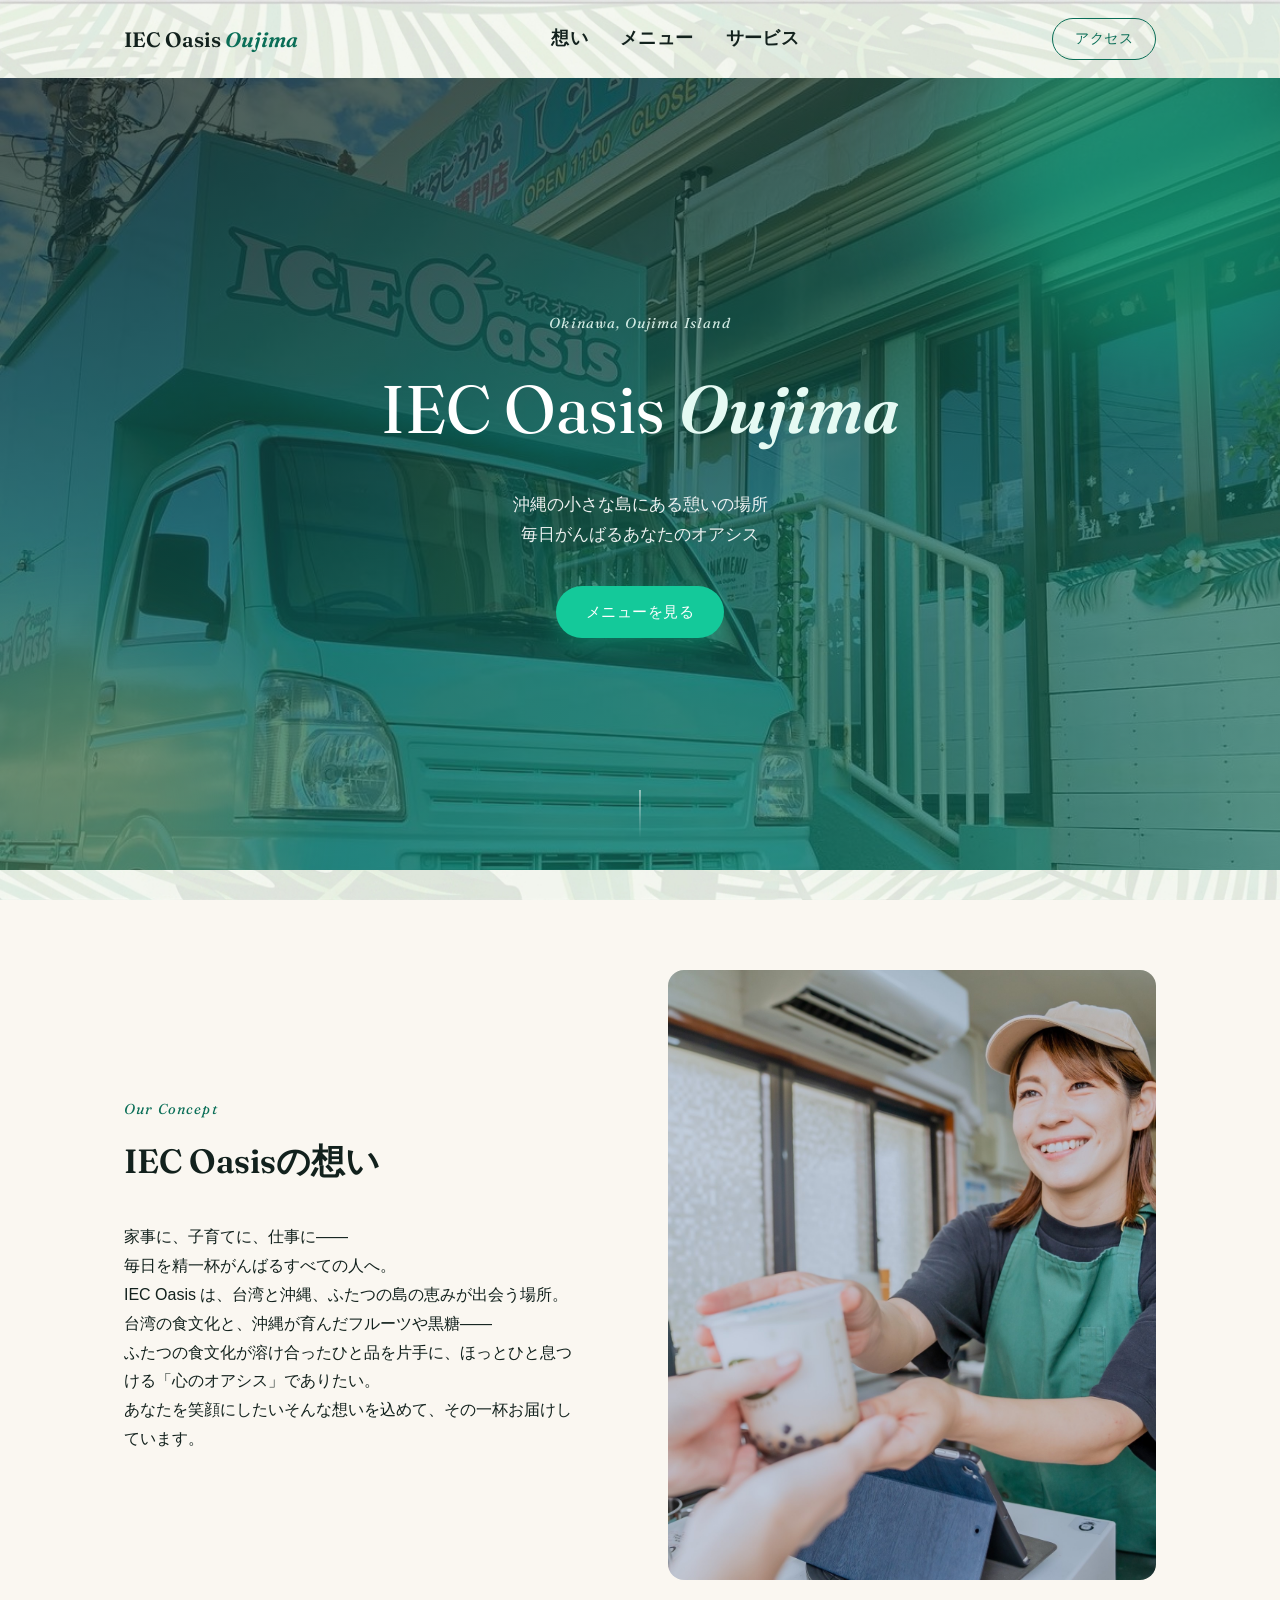
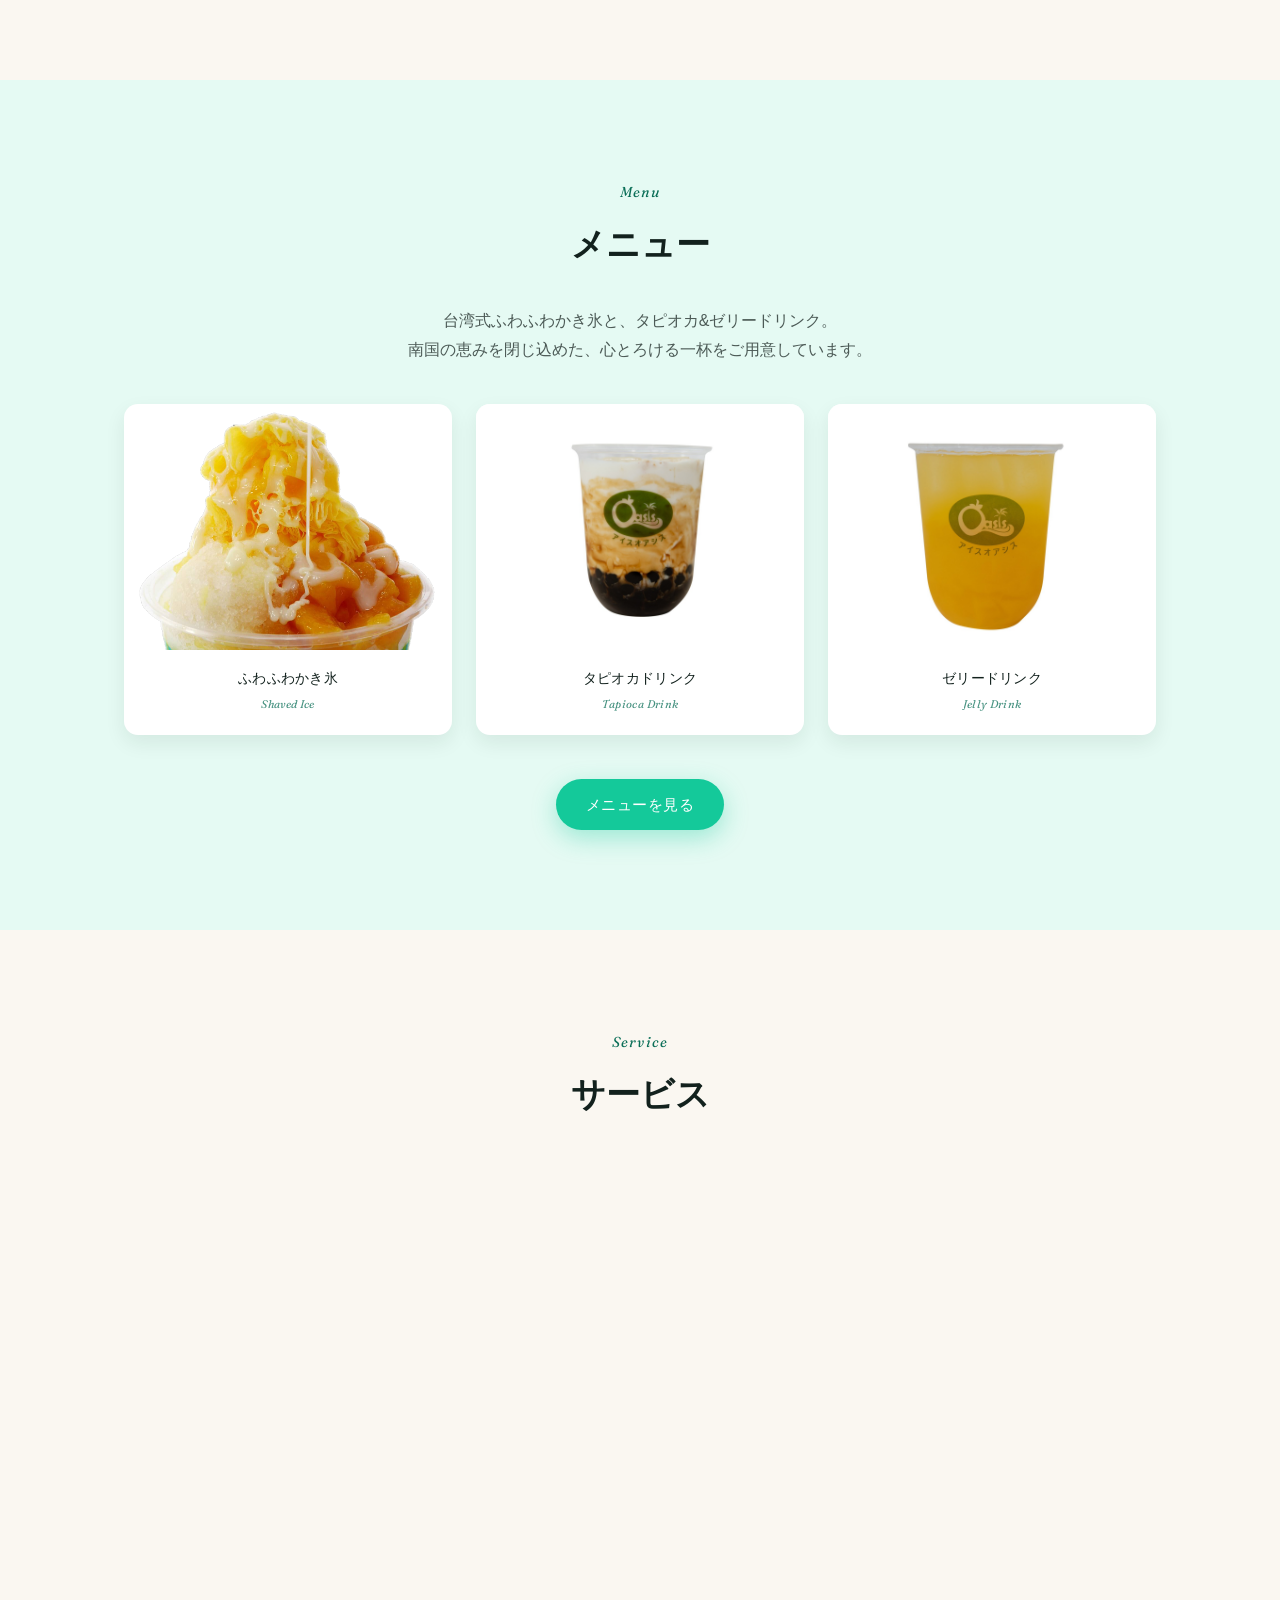
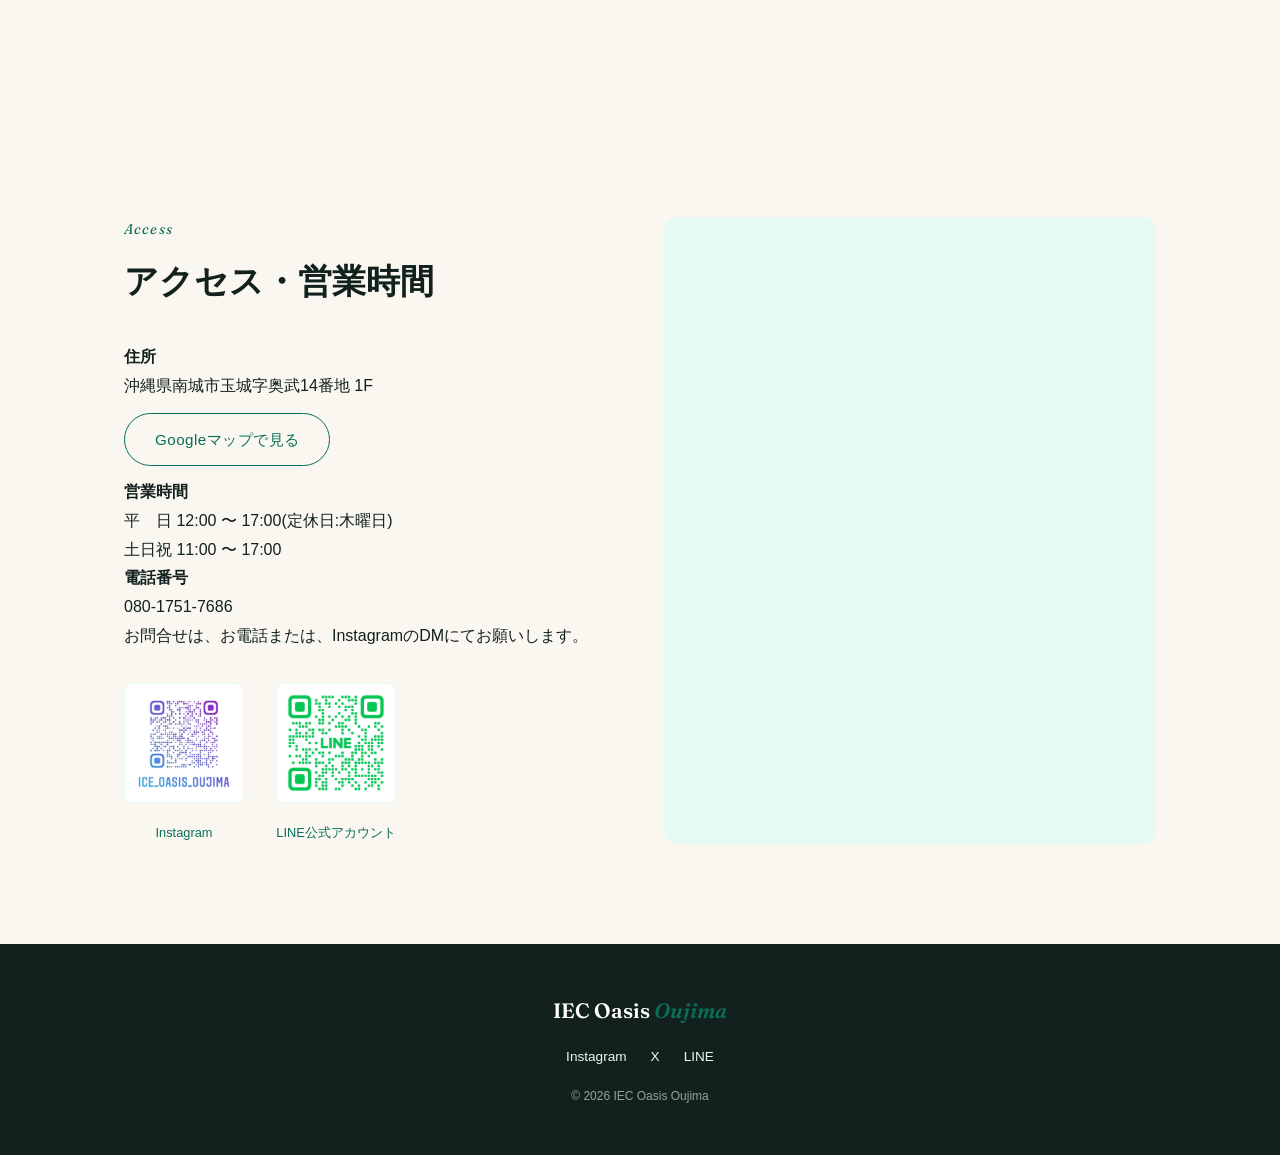
<file: index.html>
<!DOCTYPE html>
<html lang="ja">
<head>
<meta charset="UTF-8">
<meta name="viewport" content="width=device-width, initial-scale=1.0">
<meta name="description" content="沖縄・奥武島の海をイメージした、台湾と沖縄の恵みが出会うタピオカ&ゼリードリンク&台湾ふわふわかき氷の専門店 IEC Oasis Oujima。家事に子育てに仕事に、がんばる毎日を過ごすあなたと家族の「心のオアシス」です。">
<title>IEC Oasis Oujima | Emerald Island Drinks</title>
<link rel="preconnect" href="https://fonts.googleapis.com">
<link rel="preconnect" href="https://fonts.gstatic.com" crossorigin>
<link href="https://fonts.googleapis.com/css2?family=Fraunces:ital,wght@0,400;0,600;1,500&display=swap" rel="stylesheet">
<link rel="stylesheet" href="css/style.css">
</head>
<body>

<header class="site-header" id="siteHeader">
  <div class="container header-inner">
    <a class="logo" href="#">IEC Oasis <em>Oujima</em></a>
    <button class="nav-toggle" id="navToggle" type="button" aria-label="メニューを開く" aria-expanded="false" aria-controls="siteNav">
      <span></span><span></span><span></span>
    </button>
    <nav id="siteNav">
      <ul>
        <li><a href="#concept">想い</a></li>
        <li><a href="menu.html">メニュー</a></li>
        <li><a href="service.html">サービス</a></li>
        <li class="nav-cta-item"><a class="btn btn-solid" href="#access">アクセス</a></li>
      </ul>
    </nav>
    <a class="btn btn-outline nav-cta" href="#access">アクセス</a>
  </div>
</header>

<section class="hero">
  <div class="hero-slider" id="heroSlider" aria-hidden="true">
    <div class="hero-slide is-active" data-image="images/slider/slider-1.JPG"></div>
    <div class="hero-slide" data-image="images/slider/slider-2.jpeg"></div>
    <div class="hero-slide" data-image="images/slider/slider-3.JPG"></div>
    <div class="hero-slide" data-image="images/slider/slider-4.JPG"></div>
    <div class="hero-slide" data-image="images/slider/slider-5.jpg"></div>
  </div>
  <div class="hero-overlay"></div>
  <div class="hero-glow glow-1"></div>
  <div class="hero-glow glow-2"></div>
  <div class="container hero-inner">
    <p class="eyebrow">Okinawa, Oujima Island</p>
    <h1>IEC Oasis <em>Oujima</em></h1>
    <p class="catch">沖縄の小さな島にある憩いの場所<br>毎日がんばるあなたのオアシス</p>
    <a class="btn btn-solid" href="menu.html">メニューを見る</a>
  </div>
  <a class="scroll-cue" href="#concept" aria-label="scroll down"><span></span></a>
</section>

<section id="concept" class="concept">
  <div class="container concept-inner">
    <div class="concept-text reveal">
      <p class="eyebrow">Our Concept</p>
      <h2>IEC Oasisの想い</h2>
      <p>
        家事に、子育てに、仕事に——<br>
        毎日を精一杯がんばるすべての人へ。<br>
        IEC Oasis は、台湾と沖縄、ふたつの島の恵みが出会う場所。<br>
        台湾の食文化と、沖縄が育んだフルーツや黒糖——<br>
        ふたつの食文化が溶け合ったひと品を片手に、ほっとひと息つける「心のオアシス」でありたい。<br>
        あなたを笑顔にしたいそんな想いを込めて、その一杯お届けしています。
      </p>
    </div>
    <div class="concept-image reveal" data-image="images/omoi/omoi.JPG" aria-hidden="true"></div>
  </div>
</section>

<section id="menu" class="menu">
  <div class="container menu-teaser-inner">
    <p class="eyebrow center">Menu</p>
    <h2 class="reveal">メニュー</h2>
    <p class="reveal lead-text">台湾式ふわふわかき氷と、タピオカ&amp;ゼリードリンク。<br>南国の恵みを閉じ込めた、心とろける一杯をご用意しています。</p>

    <div class="menu-teaser-grid">
      <a class="menu-teaser-item reveal" href="menu.html#kakigori-menu">
        <div class="menu-card-image" data-image="images/ice-menu/img-mango.png"></div>
        <span class="menu-teaser-label">
          <span class="menu-teaser-ja">ふわふわかき氷</span>
          <span class="menu-teaser-en">Shaved Ice</span>
        </span>
      </a>
      <a class="menu-teaser-item reveal" href="menu.html#tapioca-drink">
        <div class="menu-card-image" data-image="images/drink-menu/kokutou-milk.JPG"></div>
        <span class="menu-teaser-label">
          <span class="menu-teaser-ja">タピオカドリンク</span>
          <span class="menu-teaser-en">Tapioca Drink</span>
        </span>
      </a>
      <a class="menu-teaser-item reveal" href="menu.html#jelly-drink">
        <div class="menu-card-image" data-image="images/drink-menu/mango-jelly.JPG"></div>
        <span class="menu-teaser-label">
          <span class="menu-teaser-ja">ゼリードリンク</span>
          <span class="menu-teaser-en">Jelly Drink</span>
        </span>
      </a>
    </div>

    <a class="btn btn-solid reveal" href="menu.html">メニューを見る</a>
  </div>
</section>

<section id="services" class="services-teaser">
  <div class="container services-teaser-inner">
    <p class="eyebrow center">Service</p>
    <h2 class="reveal">サービス</h2>
    <p class="reveal lead-text">店頭でのご提供だけでなく、<br>キッチンカーでの出張販売や近隣施設への配達など、<br>もっと身近にIEC Oasis Oujimaをお楽しみいただけます。</p>

    <div class="service-teaser-grid">
      <a class="service-teaser-item reveal" href="service.html#kitchen-car">
        <div class="menu-card-image" data-image="images/service/kitchencar.JPG"></div>
        <span class="service-teaser-label">キッチンカー</span>
      </a>
      <a class="service-teaser-item reveal" href="service.html#delivery">
        <div class="menu-card-image" data-image="images/service/haitatu.jpeg"></div>
        <span class="service-teaser-label">配達サービス</span>
      </a>
      <a class="service-teaser-item reveal" href="service.html#dango">
        <div class="menu-card-image" data-image="images/service/mitarashidango.jpg"></div>
        <span class="service-teaser-label">お団子</span>
      </a>
      <a class="service-teaser-item reveal" href="service.html#line-stamp">
        <div class="menu-card-image" data-image="images/service/line.png"></div>
        <span class="service-teaser-label">LINEスタンプカード</span>
      </a>
    </div>

    <a class="btn btn-solid reveal" href="service.html">サービス一覧を見る</a>
  </div>
</section>

<section id="access" class="access">
  <div class="container access-inner">
    <div class="access-info reveal">
      <p class="eyebrow">Access</p>
      <h2>アクセス・営業時間</h2>
      <p><strong>住所</strong><br>沖縄県南城市玉城字奥武14番地 1F</p>
      <p><a class="btn btn-outline access-map-link" href="https://maps.app.goo.gl/voPFWVJ7KBdVcmAC6" target="_blank" rel="noopener">Googleマップで見る</a></p>
      <p><strong>営業時間</strong><br>平　日 12:00 〜 17:00(定休日:木曜日)<br>土日祝 11:00 〜 17:00</p>
      <p><strong>電話番号</strong><br><a href="tel:08017517686">080-1751-7686</a></p>
      <p class="access-note">お問合せは、お電話または、InstagramのDMにてお願いします。</p>
      <div class="access-qr-list">
        <div class="access-qr-item">
          <img src="images/access/instagram.JPG" alt="Instagram QRコード" width="120" height="120" loading="lazy">
          <p>Instagram</p>
        </div>
        <div class="access-qr-item">
          <img src="images/access/line.png" alt="LINE公式アカウント QRコード" width="120" height="120" loading="lazy">
          <p>LINE公式アカウント</p>
        </div>
      </div>
    </div>
    <div class="access-map reveal">
      <iframe
        src="https://www.google.com/maps?q=26.1313462,127.7723122&output=embed"
        width="100%"
        height="100%"
        style="border:0;"
        allowfullscreen=""
        loading="lazy"
        referrerpolicy="no-referrer-when-downgrade"
        title="IEC Oasis Oujima 地図"></iframe>
    </div>
  </div>
</section>

<footer class="site-footer">
  <div class="container footer-inner">
    <p class="logo">IEC Oasis <em>Oujima</em></p>
    <ul class="footer-social">
      <li><a href="#">Instagram</a></li>
      <li><a href="#">X</a></li>
      <li><a href="#">LINE</a></li>
    </ul>
    <p class="copyright">&copy; 2026 IEC Oasis Oujima</p>
  </div>
</footer>

<script src="js/script.js"></script>
</body>
</html>
</file>
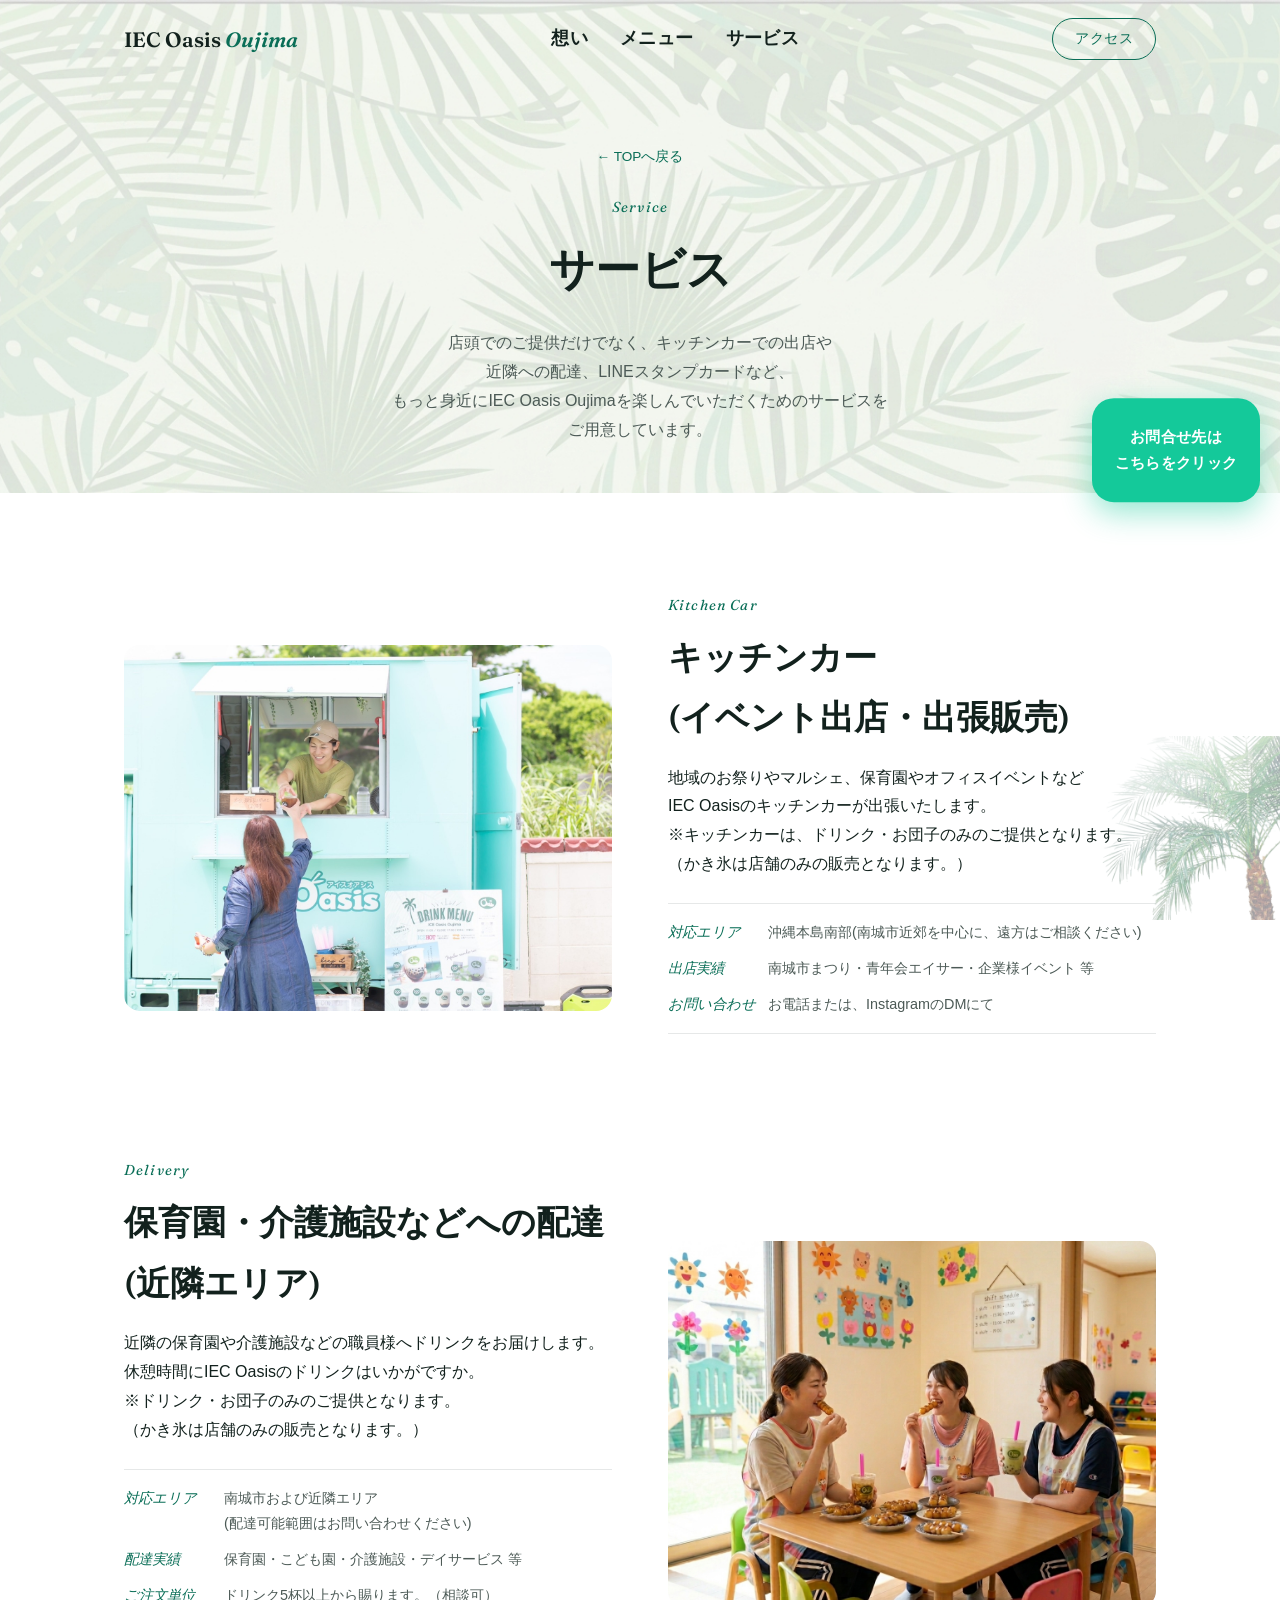
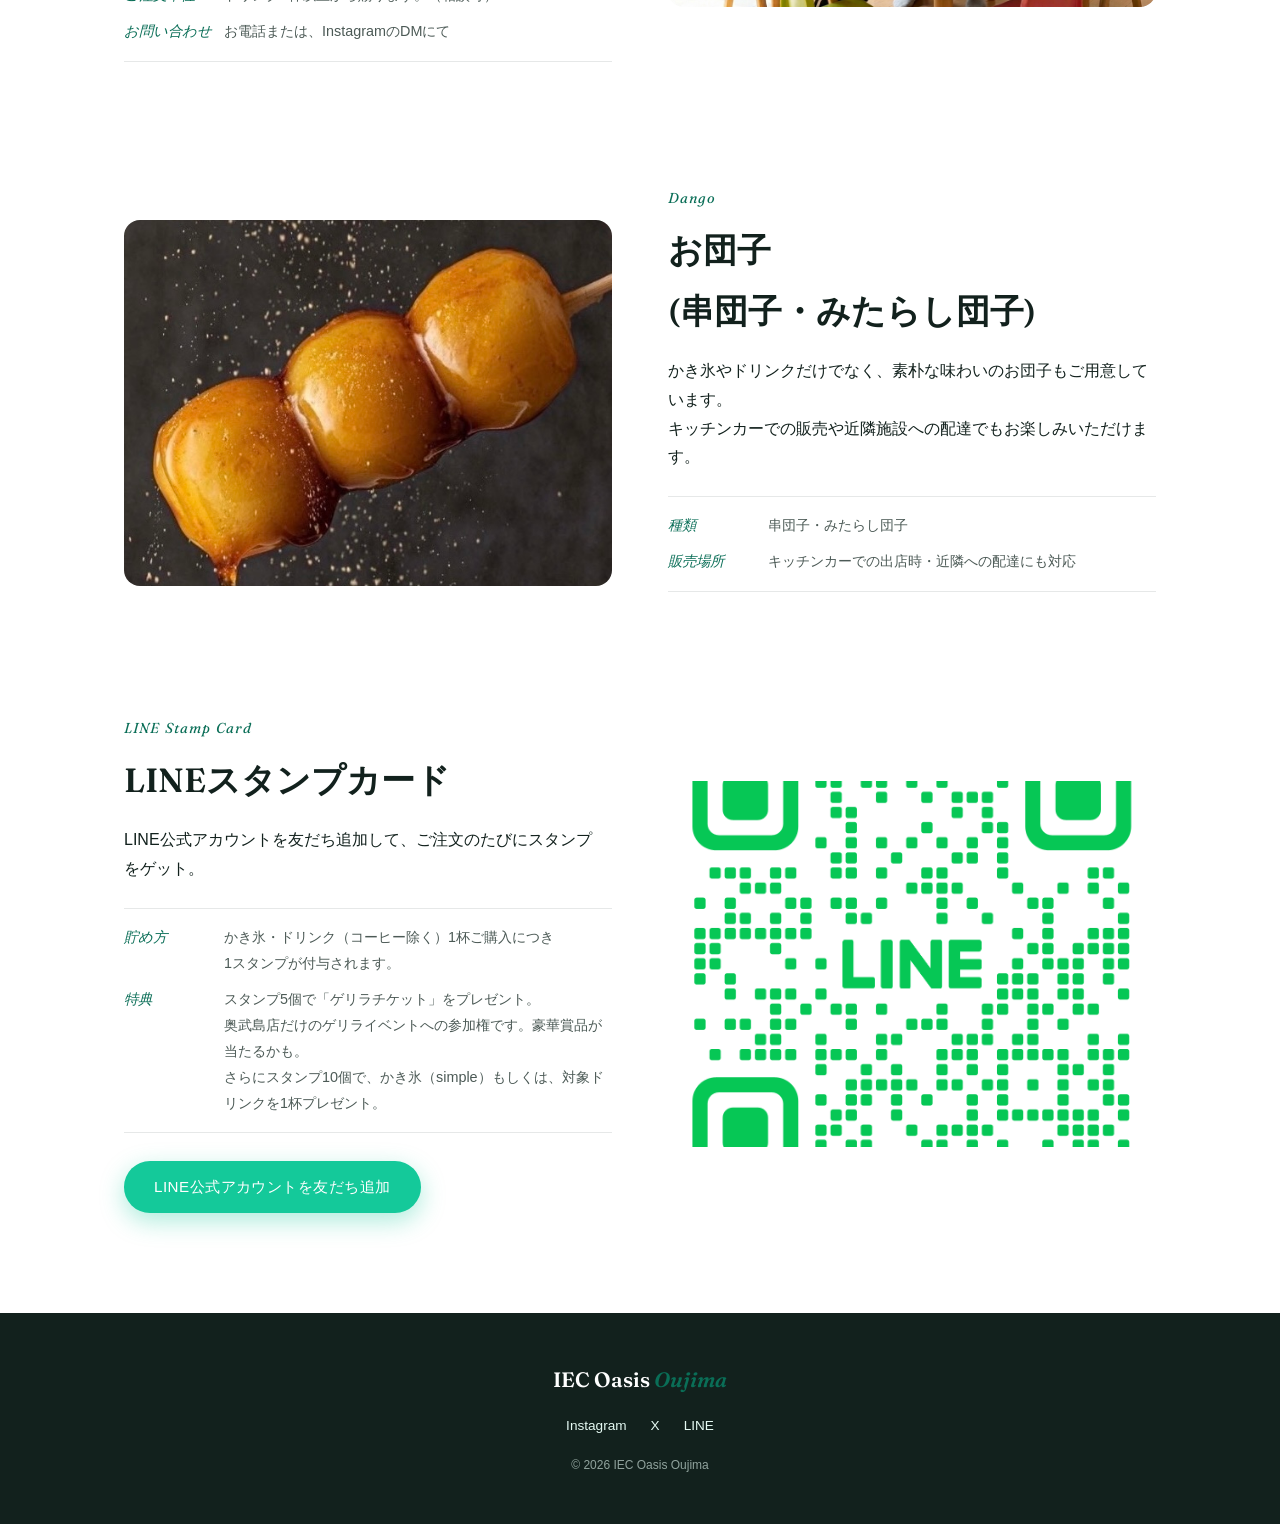
<file: service.html>
<!DOCTYPE html>
<html lang="ja">
<head>
<meta charset="UTF-8">
<meta name="viewport" content="width=device-width, initial-scale=1.0">
<meta name="description" content="IEC Oasis Oujimaのサービスのご案内。イベント出店・移動販売のキッチンカー、保育園や介護施設など近隣への配達、LINEスタンプカードなど、沖縄・奥武島の台湾式かき氷とタピオカ&ゼリードリンクをより身近にお届けします。">
<title>サービス | IEC Oasis Oujima</title>
<link rel="preconnect" href="https://fonts.googleapis.com">
<link rel="preconnect" href="https://fonts.gstatic.com" crossorigin>
<link href="https://fonts.googleapis.com/css2?family=Fraunces:ital,wght@0,400;0,600;1,500&display=swap" rel="stylesheet">
<link rel="stylesheet" href="css/style.css">
</head>
<body class="menu-page">

<a class="contact-float" href="index.html#access">
  <span class="contact-float-line">お問合せ先は<br>こちらをクリック</span>
</a>

<header class="site-header" id="siteHeader">
  <div class="container header-inner">
    <a href="index.html"><p class="logo">IEC Oasis <em>Oujima</em></p></a>
    <button class="nav-toggle" id="navToggle" type="button" aria-label="メニューを開く" aria-expanded="false" aria-controls="siteNav">
      <span></span><span></span><span></span>
    </button>
    <nav id="siteNav">
      <ul>
        <li><a href="index.html#concept">想い</a></li>
        <li><a href="menu.html">メニュー</a></li>
        <li><a href="service.html" aria-current="page">サービス</a></li>
        <li class="nav-cta-item"><a class="btn btn-solid" href="index.html#access">アクセス</a></li>
      </ul>
    </nav>
    <a class="btn btn-outline nav-cta" href="index.html#access">アクセス</a>
  </div>
</header>

<section class="page-hero">
  <div class="container">
    <a class="back-link" href="index.html">&larr; TOPへ戻る</a>
    <p class="eyebrow center">Service</p>
    <h1 class="reveal">サービス</h1>
    <p class="reveal lead-text">店頭でのご提供だけでなく、キッチンカーでの出店や<br>近隣への配達、LINEスタンプカードなど、<br>もっと身近にIEC Oasis Oujimaを楽しんでいただくためのサービスを<br>ご用意しています。</p>
  </div>
</section>

<section class="services">
  <div class="container">

    <div id="kitchen-car" class="service-item reveal">
      <div class="service-image" data-image="images/service/kitchencar.JPG" aria-hidden="true"></div>
      <div class="service-text">
        <p class="eyebrow">Kitchen Car</p>
        <h2>キッチンカー<br>(イベント出店・出張販売)</h2>
        <p class="lead-text">地域のお祭りやマルシェ、保育園やオフィスイベントなど<br>
                            IEC Oasisのキッチンカーが出張いたします。<br>
                            ※キッチンカーは、ドリンク・お団子のみのご提供となります。<br>
                            （かき氷は店舗のみの販売となります。）</p>
        <dl class="service-meta">
          <div><dt>対応エリア</dt><dd>沖縄本島南部(南城市近郊を中心に、遠方はご相談ください)</dd></div>
          <div><dt>出店実績</dt><dd>南城市まつり・青年会エイサー・企業様イベント 等</dd></div>
          <div><dt>お問い合わせ</dt><dd>お電話または、InstagramのDMにて</dd></div>
        </dl>
      </div>
    </div>

    <div id="delivery" class="service-item reverse reveal">
      <div class="service-image" data-image="images/service/haitatu.jpeg" aria-hidden="true"></div>
      <div class="service-text">
        <p class="eyebrow">Delivery</p>
        <h2>保育園・介護施設などへの配達<br>(近隣エリア)</h2>
        <p class="lead-text">近隣の保育園や介護施設などの職員様へドリンクをお届けします。<br>
                            休憩時間にIEC Oasisのドリンクはいかがですか。<br>
                            ※ドリンク・お団子のみのご提供となります。<br>
                            （かき氷は店舗のみの販売となります。）</p>
        <dl class="service-meta">
          <div><dt>対応エリア</dt><dd>南城市および近隣エリア<br>(配達可能範囲はお問い合わせください)</dd></div>
          <div><dt>配達実績</dt><dd>保育園・こども園・介護施設・デイサービス 等</dd></div>
          <div><dt>ご注文単位</dt><dd>ドリンク5杯以上から賜ります。（相談可）</dd></div>
          <div><dt>お問い合わせ</dt><dd>お電話または、InstagramのDMにて</dd></div>
        </dl>
      </div>
    </div>

    <div id="dango" class="service-item reveal">
      <div class="service-image" data-image="images/service/mitarashidango.jpg" aria-hidden="true"></div>
      <div class="service-text">
        <p class="eyebrow">Dango</p>
        <h2>お団子<br>(串団子・みたらし団子)</h2>
        <p class="lead-text">かき氷やドリンクだけでなく、素朴な味わいのお団子もご用意しています。<br>
                            キッチンカーでの販売や近隣施設への配達でもお楽しみいただけます。</p>
        <dl class="service-meta">
          <div><dt>種類</dt><dd>串団子・みたらし団子</dd></div>
          <div><dt>販売場所</dt><dd>キッチンカーでの出店時・近隣への配達にも対応</dd></div>
        </dl>
      </div>
    </div>

    <div id="line-stamp" class="service-item reverse reveal">
      <div class="service-image" data-image="images/service/line.png" aria-hidden="true"></div>
      <div class="service-text">
        <p class="eyebrow">LINE Stamp Card</p>
        <h2>LINEスタンプカード</h2>
        <p class="lead-text">LINE公式アカウントを友だち追加して、ご注文のたびにスタンプをゲット。</p>
        <dl class="service-meta">
          <div><dt>貯め方</dt><dd>かき氷・ドリンク（コーヒー除く）1杯ご購入につき<br>1スタンプが付与されます。</dd></div>
          <div><dt>特典</dt><dd>スタンプ5個で「ゲリラチケット」をプレゼント。<br>
                              奥武島店だけのゲリライベントへの参加権です。豪華賞品が当たるかも。<br>
                              さらにスタンプ10個で、かき氷（simple）もしくは、対象ドリンクを1杯プレゼント。</dd>
          </div>
        </dl>
        <a class="btn btn-solid" href="index.html#access">LINE公式アカウントを友だち追加</a>
      </div>
    </div>

  </div>
</section>

<img class="page-decor" src="images/bg/bg-haike2.png" alt="" aria-hidden="true">

<footer class="site-footer">
  <div class="container footer-inner">
    <p class="logo">IEC Oasis <em>Oujima</em></p>
    <ul class="footer-social">
      <li><a href="#">Instagram</a></li>
      <li><a href="#">X</a></li>
      <li><a href="#">LINE</a></li>
    </ul>
    <p class="copyright">&copy; 2026 IEC Oasis Oujima</p>
  </div>
</footer>

<script src="js/script.js"></script>
</body>
</html>
</file>
<file: css/style.css>
/* ===== 基本設定(奥武島の明るいエメラルドグリーン) ===== */
:root {
  --color-emerald: #14c99a;
  --color-emerald-dark: #0a6e57;
  --color-emerald-pale: #e5faf3;
  --color-ink: #12211d;
  --color-cream: #faf7f1;
  --color-gold: #c6a15b;

  --font-display: "Fraunces", "Yu Mincho", "Hiragino Mincho ProN", serif;
  --font-body: "Hiragino Kaku Gothic ProN", "Yu Gothic", sans-serif;
}

* {
  margin: 0;
  padding: 0;
  box-sizing: border-box;
}

html {
  scroll-behavior: smooth;
}

body {
  font-family: var(--font-body);
  color: var(--color-ink);
  background-color: var(--color-cream);
  background-image: url("../images/bg/bg-haikei.jpeg");
  background-repeat: no-repeat;
  background-position: center top;
  background-size: cover;
  background-attachment: fixed;
  line-height: 1.8;
  overflow-x: hidden;
}

a {
  color: inherit;
  text-decoration: none;
}

ul {
  list-style: none;
}

.container {
  max-width: 1080px;
  margin: 0 auto;
  padding: 0 24px;
}

.eyebrow {
  font-family: var(--font-display);
  font-style: italic;
  color: var(--color-emerald-dark);
  letter-spacing: 0.08em;
  font-size: 0.9rem;
  margin-bottom: 8px;
}

.eyebrow.center {
  text-align: center;
}

h2 {
  font-family: var(--font-display);
  font-weight: 600;
  font-size: 2.1rem;
  margin-bottom: 32px;
  color: var(--color-ink);
}

.menu h2,
.services-teaser h2,
.drink-menu h2 {
  text-align: center;
}

/* ===== ボタン ===== */
.btn {
  display: inline-block;
  padding: 12px 30px;
  border-radius: 999px;
  font-size: 0.95rem;
  letter-spacing: 0.03em;
  transition: transform 0.25s ease, box-shadow 0.25s ease, background-color 0.25s ease, color 0.25s ease;
}

.btn-solid {
  background-color: var(--color-emerald);
  color: #fff;
  box-shadow: 0 8px 24px rgba(20, 201, 154, 0.35);
}

.btn-solid:hover {
  transform: translateY(-2px);
  box-shadow: 0 12px 28px rgba(20, 201, 154, 0.45);
}

.btn-outline {
  border: 1px solid var(--color-emerald-dark);
  color: var(--color-emerald-dark);
}

.btn-outline:hover {
  background-color: var(--color-emerald-dark);
  color: #fff;
}

/* ===== ヘッダー ===== */
.site-header {
  position: sticky;
  top: 0;
  background-color: transparent;
  z-index: 20;
  transition: background-color 0.3s ease, box-shadow 0.3s ease;
}

.site-header.is-scrolled {
  background-color: rgba(250, 247, 241, 0.92);
  backdrop-filter: blur(8px);
  box-shadow: 0 4px 20px rgba(18, 33, 29, 0.06);
}

.header-inner {
  display: flex;
  justify-content: space-between;
  align-items: center;
  padding-top: 18px;
  padding-bottom: 18px;
  gap: 24px;
}

.logo {
  font-family: var(--font-display);
  font-weight: 600;
  font-size: 1.3rem;
  color: var(--color-ink);
}

.logo em {
  color: var(--color-emerald-dark);
  font-style: italic;
}

.site-header nav {
  flex: 1;
}

.site-header nav ul {
  display: flex;
  justify-content: center;
  gap: 32px;
}

.site-header nav a {
  position: relative;
  display: inline-block;
  font-size: 1.1rem;
  font-weight: 700;
  letter-spacing: 0.02em;
  transition: transform 0.2s ease, color 0.2s ease;
}

.site-header nav a::after {
  content: "";
  position: absolute;
  left: 0;
  bottom: -4px;
  width: 0;
  height: 2px;
  border-radius: 2px;
  background-color: var(--color-emerald-dark);
  transition: width 0.25s ease;
}

.site-header nav a:hover {
  color: var(--color-emerald-dark);
  transform: translateY(-2px) scale(1.06);
}

.site-header nav a:hover::after {
  width: 100%;
}

.nav-cta {
  padding: 8px 22px;
  font-size: 0.85rem;
}

.nav-toggle {
  display: none;
}

.nav-cta-item {
  display: none;
}

/* ===== ヒーロー ===== */
.hero {
  position: relative;
  min-height: 88vh;
  min-height: 88svh;
  display: flex;
  align-items: center;
  justify-content: center;
  text-align: center;
  overflow: hidden;
  background: linear-gradient(165deg, var(--color-ink) 0%, var(--color-emerald-dark) 55%, var(--color-emerald) 130%);
  color: #fff;
}

.hero-slider {
  position: absolute;
  inset: 0;
  z-index: 0;
}

.hero-slide {
  position: absolute;
  inset: 0;
  background-size: cover;
  background-position: center;
  opacity: 0;
  transition: opacity 1.2s ease;
}

.hero-slide.is-active {
  opacity: 1;
}

.hero-overlay {
  position: absolute;
  inset: 0;
  background: linear-gradient(165deg, rgba(18, 33, 29, 0.75) 0%, rgba(15, 92, 74, 0.7) 55%, rgba(20, 130, 104, 0.6) 130%);
  z-index: 1;
}

.hero-glow {
  position: absolute;
  border-radius: 50%;
  filter: blur(60px);
  opacity: 0.45;
  z-index: 2;
}

.glow-1 {
  width: 420px;
  height: 420px;
  background: var(--color-emerald);
  top: -120px;
  right: -100px;
  animation: drift 12s ease-in-out infinite alternate;
}

.glow-2 {
  width: 320px;
  height: 320px;
  background: var(--color-gold);
  bottom: -100px;
  left: -80px;
  opacity: 0.25;
  animation: drift 14s ease-in-out infinite alternate-reverse;
}

@keyframes drift {
  from { transform: translate(0, 0); }
  to { transform: translate(30px, 30px); }
}

.hero-inner {
  position: relative;
  z-index: 3;
}

.hero .eyebrow {
  color: var(--color-emerald-pale);
  opacity: 0.9;
}

.hero h1 {
  font-family: var(--font-display);
  font-weight: 400;
  font-size: clamp(2.6rem, 6vw, 4.2rem);
  margin: 12px 0 20px;
}

.hero h1 em {
  font-style: italic;
  font-weight: 600;
  color: var(--color-emerald-pale);
}

.hero .catch {
  font-size: 1.05rem;
  max-width: 480px;
  margin: 0 auto 36px;
  opacity: 0.92;
}

.scroll-cue {
  position: absolute;
  bottom: 32px;
  left: 50%;
  transform: translateX(-50%);
  z-index: 3;
}

.scroll-cue span {
  display: block;
  width: 1px;
  height: 48px;
  background: linear-gradient(#fff, transparent);
  animation: cue 1.8s ease-in-out infinite;
}

@keyframes cue {
  0% { transform: scaleY(0); transform-origin: top; opacity: 0; }
  40% { transform: scaleY(1); transform-origin: top; opacity: 1; }
  60% { transform: scaleY(1); transform-origin: bottom; opacity: 1; }
  100% { transform: scaleY(0); transform-origin: bottom; opacity: 0; }
}

/* ===== 各セクション共通 ===== */
section {
  padding: 100px 0;
}

/* ===== スクロールリビール ===== */
.reveal {
  opacity: 0;
  transform: translateY(24px);
  transition: opacity 0.7s ease, transform 0.7s ease;
}

.reveal.is-visible {
  opacity: 1;
  transform: translateY(0);
}

/* ===== こだわり ===== */
.concept-inner {
  display: grid;
  grid-template-columns: 1fr 1fr;
  gap: 56px;
  align-items: center;
}

.concept-image {
  aspect-ratio: 4 / 5;
  border-radius: 16px;
  background: linear-gradient(150deg, var(--color-emerald-pale), var(--color-emerald) 120%);
  background-size: cover;
  background-position: center;
}

.concept-text p {
  max-width: 460px;
}

/* ===== メニュー ===== */
.menu {
  background-color: var(--color-emerald-pale);
}

.menu-filter {
  display: flex;
  justify-content: center;
  gap: 12px;
  margin-bottom: 48px;
  flex-wrap: wrap;
}

.filter-btn {
  padding: 8px 20px;
  border-radius: 999px;
  border: 1px solid var(--color-emerald-dark);
  background: transparent;
  color: var(--color-emerald-dark);
  font-family: var(--font-body);
  font-size: 0.85rem;
  cursor: pointer;
  transition: background-color 0.25s ease, color 0.25s ease;
}

.filter-btn.is-active,
.filter-btn:hover {
  background-color: var(--color-emerald-dark);
  color: #fff;
}

.menu-grid {
  display: grid;
  grid-template-columns: repeat(3, 1fr);
  gap: 28px;
}

.menu-card {
  background-color: #fff;
  border-radius: 14px;
  overflow: hidden;
  transition: transform 0.3s ease, box-shadow 0.3s ease;
}

.menu-card.is-hidden {
  display: none;
}

.menu-card:hover {
  transform: translateY(-6px);
  box-shadow: 0 20px 40px rgba(18, 33, 29, 0.12);
}

.menu-card-image {
  aspect-ratio: 4 / 3;
  background: linear-gradient(150deg, var(--color-emerald), var(--color-emerald-dark));
  background-size: cover;
  background-position: top center;
}

.menu-card-image.is-clickable {
  cursor: pointer;
}

.menu-card-body {
  padding: 20px 22px 26px;
}

.menu-card-body h3,
.menu-card-body h4 {
  font-family: var(--font-display);
  font-weight: 600;
  font-size: 1.05rem;
  margin-bottom: 6px;
}

.menu-desc {
  font-size: 0.85rem;
  color: #5c6b66;
  margin-bottom: 14px;
}

.price {
  font-family: var(--font-display);
  font-style: italic;
  color: var(--color-gold);
  font-size: 1.1rem;
}

.menu-teaser-grid {
  display: grid;
  grid-template-columns: repeat(3, 1fr);
  gap: 24px;
  margin: 40px 0 44px;
}

.menu-teaser-item {
  display: block;
  background-color: #fff;
  border-radius: 14px;
  overflow: hidden;
  text-align: center;
  box-shadow: 0 8px 20px rgba(18, 33, 29, 0.08);
  transition: transform 0.3s ease, box-shadow 0.3s ease;
}

.menu-teaser-item:hover {
  transform: translateY(-6px);
  box-shadow: 0 20px 40px rgba(18, 33, 29, 0.12);
}

.menu-teaser-item .menu-card-image {
  aspect-ratio: 4 / 3;
}

.menu-teaser-label {
  display: block;
  padding: 16px 12px 20px;
}

.menu-teaser-ja {
  display: block;
  font-size: 0.9rem;
  letter-spacing: 0.02em;
  color: var(--color-ink);
}

.menu-teaser-en {
  display: block;
  font-family: var(--font-display);
  font-style: italic;
  font-size: 0.7rem;
  letter-spacing: 0.03em;
  color: var(--color-emerald-dark);
  opacity: 0.75;
  margin-top: 2px;
}

/* ===== メニューページ 共通 ===== */
.page-hero {
  padding-top: 64px;
  padding-bottom: 48px;
  text-align: center;
}

.page-hero .back-link {
  display: inline-block;
  margin-bottom: 24px;
  font-size: 0.85rem;
  color: var(--color-emerald-dark);
  border-bottom: 1px solid transparent;
  transition: border-color 0.25s ease;
}

.page-hero .back-link:hover {
  border-color: var(--color-emerald-dark);
}

.page-hero h1 {
  font-family: var(--font-display);
  font-weight: 600;
  font-size: clamp(2rem, 5vw, 2.8rem);
  margin: 8px 0 20px;
  color: var(--color-ink);
}

.page-hero .lead-text {
  max-width: 560px;
  margin: 0 auto;
  color: #4c5a56;
}

.menu-lead {
  text-align: center;
  max-width: 520px;
  margin: -16px auto 40px;
  font-size: 0.85rem;
  color: #4c5a56;
}

/* TOPページ メニュー紹介(ティザー) */
.menu-teaser-inner {
  text-align: center;
}

.menu-teaser-inner .lead-text {
  max-width: 560px;
  margin: 0 auto 32px;
  color: #4c5a56;
}

/* かき氷カード: Special / Simple */
.menu-variant {
  border-top: 1px solid rgba(18, 33, 29, 0.08);
  margin-top: 12px;
  padding-top: 12px;
}

.menu-variant li {
  display: flex;
  align-items: baseline;
  justify-content: space-between;
  gap: 10px;
  margin-bottom: 10px;
}

.menu-variant li:last-child {
  margin-bottom: 0;
}

.variant-label {
  flex-shrink: 0;
  font-family: var(--font-display);
  font-style: italic;
  font-size: 0.75rem;
  color: var(--color-emerald-dark);
  min-width: 52px;
}

.variant-desc {
  flex: 1;
  font-size: 0.8rem;
  color: #5c6b66;
}

.menu-variant .price {
  font-size: 0.95rem;
}

/* ドリンクメニュー セクション */
.drink-menu {
  background-color: #fff;
}

.menu-subhead {
  font-family: var(--font-display);
  font-style: italic;
  font-size: 1.2rem;
  color: var(--color-emerald-dark);
  margin: 48px 0 4px;
  text-align: center;
}

.menu-subhead:first-of-type {
  margin-top: 0;
}

.menu-subhead-sub {
  font-size: 0.7rem;
  opacity: 0.7;
}

.menu-subnote {
  text-align: center;
  font-size: 0.8rem;
  color: #8a8078;
  margin-bottom: 24px;
}

/* アンカーリンクでの遷移時、ヘッダーに隠れないための余白 */
#kakigori-menu,
#tapioca-drink,
#jelly-drink {
  scroll-margin-top: 100px;
}

/* ===== サイドメニュー(メニューページ内ナビ) ===== */
.side-menu {
  position: fixed;
  left: 24px;
  top: 50%;
  transform: translateY(-50%);
  z-index: 15;
}

.side-menu ul {
  display: flex;
  flex-direction: column;
  gap: 6px;
}

.side-menu a {
  display: block;
  padding: 12px 20px;
  border-radius: 999px;
  background-color: rgba(250, 247, 241, 0.85);
  backdrop-filter: blur(6px);
  box-shadow: 0 8px 20px rgba(18, 33, 29, 0.08);
  transition: background-color 0.25s ease, transform 0.25s ease, box-shadow 0.25s ease;
}

.side-menu-ja {
  display: block;
  font-size: 0.85rem;
  letter-spacing: 0.02em;
  color: var(--color-ink);
  transition: color 0.25s ease;
}

.side-menu-en {
  display: block;
  font-family: var(--font-display);
  font-style: italic;
  font-size: 0.65rem;
  letter-spacing: 0.03em;
  color: var(--color-emerald-dark);
  opacity: 0.75;
  margin-top: 2px;
  transition: color 0.25s ease;
}

.side-menu a:hover,
.side-menu a.is-active {
  background-color: var(--color-emerald-dark);
  transform: translateX(4px);
  box-shadow: 0 12px 28px rgba(18, 33, 29, 0.18);
}

.side-menu a:hover .side-menu-ja,
.side-menu a.is-active .side-menu-ja,
.side-menu a:hover .side-menu-en,
.side-menu a.is-active .side-menu-en {
  color: #fff;
  opacity: 1;
}

@media (max-width: 1240px) {
  .side-menu {
    display: none;
  }
}

/* ===== 右側固定 お問合せボタン ===== */
.contact-float {
  position: fixed;
  right: 20px;
  top: 50%;
  transform: translateY(-50%);
  z-index: 18;
  display: flex;
  flex-direction: column;
  align-items: center;
  justify-content: center;
  gap: 6px;
  width: 168px;
  padding: 26px 16px;
  border-radius: 22px;
  background-color: var(--color-emerald);
  color: #fff;
  text-align: center;
  font-size: 0.95rem;
  font-weight: 600;
  line-height: 1.7;
  letter-spacing: 0.02em;
  box-shadow: 0 10px 30px rgba(20, 201, 154, 0.45);
  transition: transform 0.25s ease, box-shadow 0.25s ease, background-color 0.25s ease;
}

.contact-float:hover {
  background-color: var(--color-emerald-dark);
  transform: translateY(-50%) translateX(-4px);
  box-shadow: 0 14px 34px rgba(20, 201, 154, 0.55);
}

@media (max-width: 640px) {
  .contact-float {
    right: 10px;
    width: 118px;
    padding: 18px 10px;
    font-size: 0.78rem;
    border-radius: 16px;
  }
}

/* 右下 装飾画像(準備中フォルダから随時差し替え) */
.page-decor {
  position: fixed;
  right: -20px;
  bottom: -20px;
  width: min(26vw, 260px);
  height: auto;
  opacity: 0.5;
  pointer-events: none;
  z-index: 2;
  mask-image: linear-gradient(to top left, rgba(0, 0, 0, 0.9) 40%, rgba(0, 0, 0, 0) 85%);
  -webkit-mask-image: linear-gradient(to top left, rgba(0, 0, 0, 0.9) 40%, rgba(0, 0, 0, 0) 85%);
}

@media (max-width: 640px) {
  .page-decor {
    width: 34vw;
    opacity: 0.35;
  }
}

/* ===== サービス ===== */
.services {
  background-color: #fff;
}

.service-item {
  display: grid;
  grid-template-columns: 1fr 1fr;
  gap: 56px;
  align-items: center;
}

.service-item + .service-item {
  margin-top: 96px;
}

.service-item.reverse .service-image {
  order: 2;
}

.service-image {
  aspect-ratio: 4 / 3;
  border-radius: 16px;
  background: linear-gradient(150deg, var(--color-emerald-pale), var(--color-emerald) 120%);
  background-size: cover;
  background-position: center;
}

.service-text h2 {
  margin-bottom: 16px;
}

.service-text .lead-text {
  margin: 0 0 24px;
  max-width: 480px;
}

.service-meta {
  margin: 0 0 28px;
  padding: 16px 0;
  border-top: 1px solid rgba(18, 33, 29, 0.1);
  border-bottom: 1px solid rgba(18, 33, 29, 0.1);
}

.service-meta div {
  display: flex;
  gap: 12px;
  font-size: 0.9rem;
}

.service-meta div + div {
  margin-top: 10px;
}

.service-meta dt {
  flex-shrink: 0;
  min-width: 88px;
  font-family: var(--font-display);
  font-style: italic;
  color: var(--color-emerald-dark);
}

.service-meta dd {
  color: #4c5a56;
}

/* TOPページ サービス紹介(ティザー) */
.services-teaser-inner {
  text-align: center;
}

.services-teaser-inner .lead-text {
  max-width: 560px;
  margin: 0 auto 32px;
  color: #4c5a56;
}

.service-teaser-grid {
  display: grid;
  grid-template-columns: repeat(4, 1fr);
  gap: 20px;
  margin: 40px 0 44px;
}

.service-teaser-item {
  display: block;
  background-color: #fff;
  border-radius: 14px;
  overflow: hidden;
  text-align: center;
  box-shadow: 0 8px 20px rgba(18, 33, 29, 0.08);
  transition: transform 0.3s ease, box-shadow 0.3s ease;
}

.service-teaser-item:hover {
  transform: translateY(-6px);
  box-shadow: 0 20px 40px rgba(18, 33, 29, 0.12);
}

.service-teaser-item .menu-card-image {
  aspect-ratio: 4 / 3;
}

.service-teaser-label {
  display: block;
  padding: 14px 10px 18px;
  font-size: 0.85rem;
  letter-spacing: 0.02em;
  color: var(--color-ink);
}

.note {
  text-align: center;
  color: #8a8078;
  font-size: 0.85rem;
  margin-top: 20px;
}

/* ===== ライトボックス ===== */
.lightbox {
  position: fixed;
  inset: 0;
  background-color: rgba(18, 33, 29, 0.9);
  display: flex;
  align-items: center;
  justify-content: center;
  opacity: 0;
  pointer-events: none;
  transition: opacity 0.3s ease;
  z-index: 100;
}

.lightbox.is-open {
  opacity: 1;
  pointer-events: auto;
}

.lightbox-img {
  display: block;
  max-width: 90vw;
  max-height: 85vh;
  border-radius: 12px;
  object-fit: contain;
}

.lightbox-close {
  position: absolute;
  top: 28px;
  right: 32px;
  background: none;
  border: none;
  color: #fff;
  font-size: 2rem;
  cursor: pointer;
  line-height: 1;
}

/* ===== アクセス ===== */
.access-inner {
  display: grid;
  grid-template-columns: 1fr 1fr;
  gap: 48px;
}

.access-map {
  border-radius: 14px;
  background-color: var(--color-emerald-pale);
  display: flex;
  align-items: center;
  justify-content: center;
  min-height: 260px;
}

.access-map-link {
  margin: 12px 0;
}

.access-qr-list {
  display: flex;
  gap: 32px;
  margin-top: 32px;
}

.access-qr-item {
  text-align: center;
}

.access-qr-item img {
  width: 120px;
  height: 120px;
  object-fit: contain;
  border-radius: 8px;
  border: 1px solid var(--color-emerald-pale);
  background-color: #fff;
  padding: 6px;
}

.access-qr-item p {
  margin-top: 8px;
  font-size: 0.8rem;
  color: var(--color-emerald-dark);
}

/* ===== フッター ===== */
.site-footer {
  background-color: var(--color-ink);
  color: var(--color-emerald-pale);
  padding: 48px 0;
}

.footer-inner {
  display: flex;
  flex-direction: column;
  align-items: center;
  gap: 16px;
  text-align: center;
}

.site-footer .logo {
  color: #fff;
}

.footer-social {
  display: flex;
  gap: 24px;
  font-size: 0.85rem;
}

.footer-social a:hover {
  color: var(--color-emerald);
}

.copyright {
  font-size: 0.75rem;
  opacity: 0.6;
}

/* ===== レスポンシブ ===== */
@media (max-width: 860px) {
  .concept-inner,
  .access-inner,
  .service-item {
    grid-template-columns: 1fr;
  }

  .service-item.reverse .service-image {
    order: 0;
  }

  .service-item + .service-item {
    margin-top: 64px;
  }

  .menu-grid {
    grid-template-columns: repeat(2, 1fr);
  }

  .menu-teaser-grid {
    gap: 16px;
  }

  .menu-teaser-label {
    padding: 10px 6px 14px;
  }

  .menu-teaser-ja {
    font-size: 0.75rem;
  }

  .menu-teaser-en {
    font-size: 0.6rem;
  }

  .service-teaser-grid {
    grid-template-columns: repeat(2, 1fr);
    gap: 16px;
  }

  .service-teaser-label {
    padding: 10px 6px 14px;
    font-size: 0.75rem;
  }
}

@media (max-width: 640px) {
  .header-inner {
    flex-wrap: nowrap;
    justify-content: space-between;
    text-align: left;
    padding-top: 14px;
    padding-bottom: 14px;
    gap: 12px;
  }

  .logo {
    font-size: 1.05rem;
  }

  .nav-toggle {
    display: flex;
    flex-direction: column;
    justify-content: center;
    align-items: center;
    gap: 5px;
    width: 36px;
    height: 36px;
    padding: 0;
    border: none;
    background: transparent;
    cursor: pointer;
    flex-shrink: 0;
    z-index: 21;
  }

  .nav-toggle span {
    display: block;
    width: 24px;
    height: 2px;
    background-color: var(--color-ink);
    border-radius: 2px;
    transition: transform 0.25s ease, opacity 0.25s ease;
  }

  .site-header.is-nav-open .nav-toggle span:nth-child(1) {
    transform: translateY(7px) rotate(45deg);
  }

  .site-header.is-nav-open .nav-toggle span:nth-child(2) {
    opacity: 0;
  }

  .site-header.is-nav-open .nav-toggle span:nth-child(3) {
    transform: translateY(-7px) rotate(-45deg);
  }

  .site-header nav {
    position: fixed;
    inset: 0;
    height: 100vh;
    height: 100svh;
    flex: none;
    display: flex;
    align-items: center;
    justify-content: center;
    background-color: var(--color-cream);
    opacity: 0;
    visibility: hidden;
    transform: translateY(-8px);
    transition: opacity 0.25s ease, transform 0.25s ease, visibility 0.25s;
    z-index: 19;
  }

  .site-header.is-nav-open nav {
    opacity: 1;
    visibility: visible;
    transform: translateY(0);
  }

  .site-header nav ul {
    flex-direction: column;
    align-items: center;
    gap: 28px;
  }

  .site-header nav a {
    font-size: 1.25rem;
  }

  .nav-cta {
    display: none;
  }

  .nav-cta-item {
    display: block;
    margin-top: 8px;
  }

  .menu-grid {
    grid-template-columns: repeat(2, 1fr);
  }

  section {
    padding: 72px 0;
  }
}

body.nav-open {
  overflow: hidden;
}

@media (max-width: 480px) {
  .menu-grid,
  .menu-teaser-grid,
  .service-teaser-grid {
    grid-template-columns: 1fr;
  }
}

@media (prefers-reduced-data: reduce), (max-width: 420px) {
  body {
    background-attachment: scroll;
  }
}
</file>
